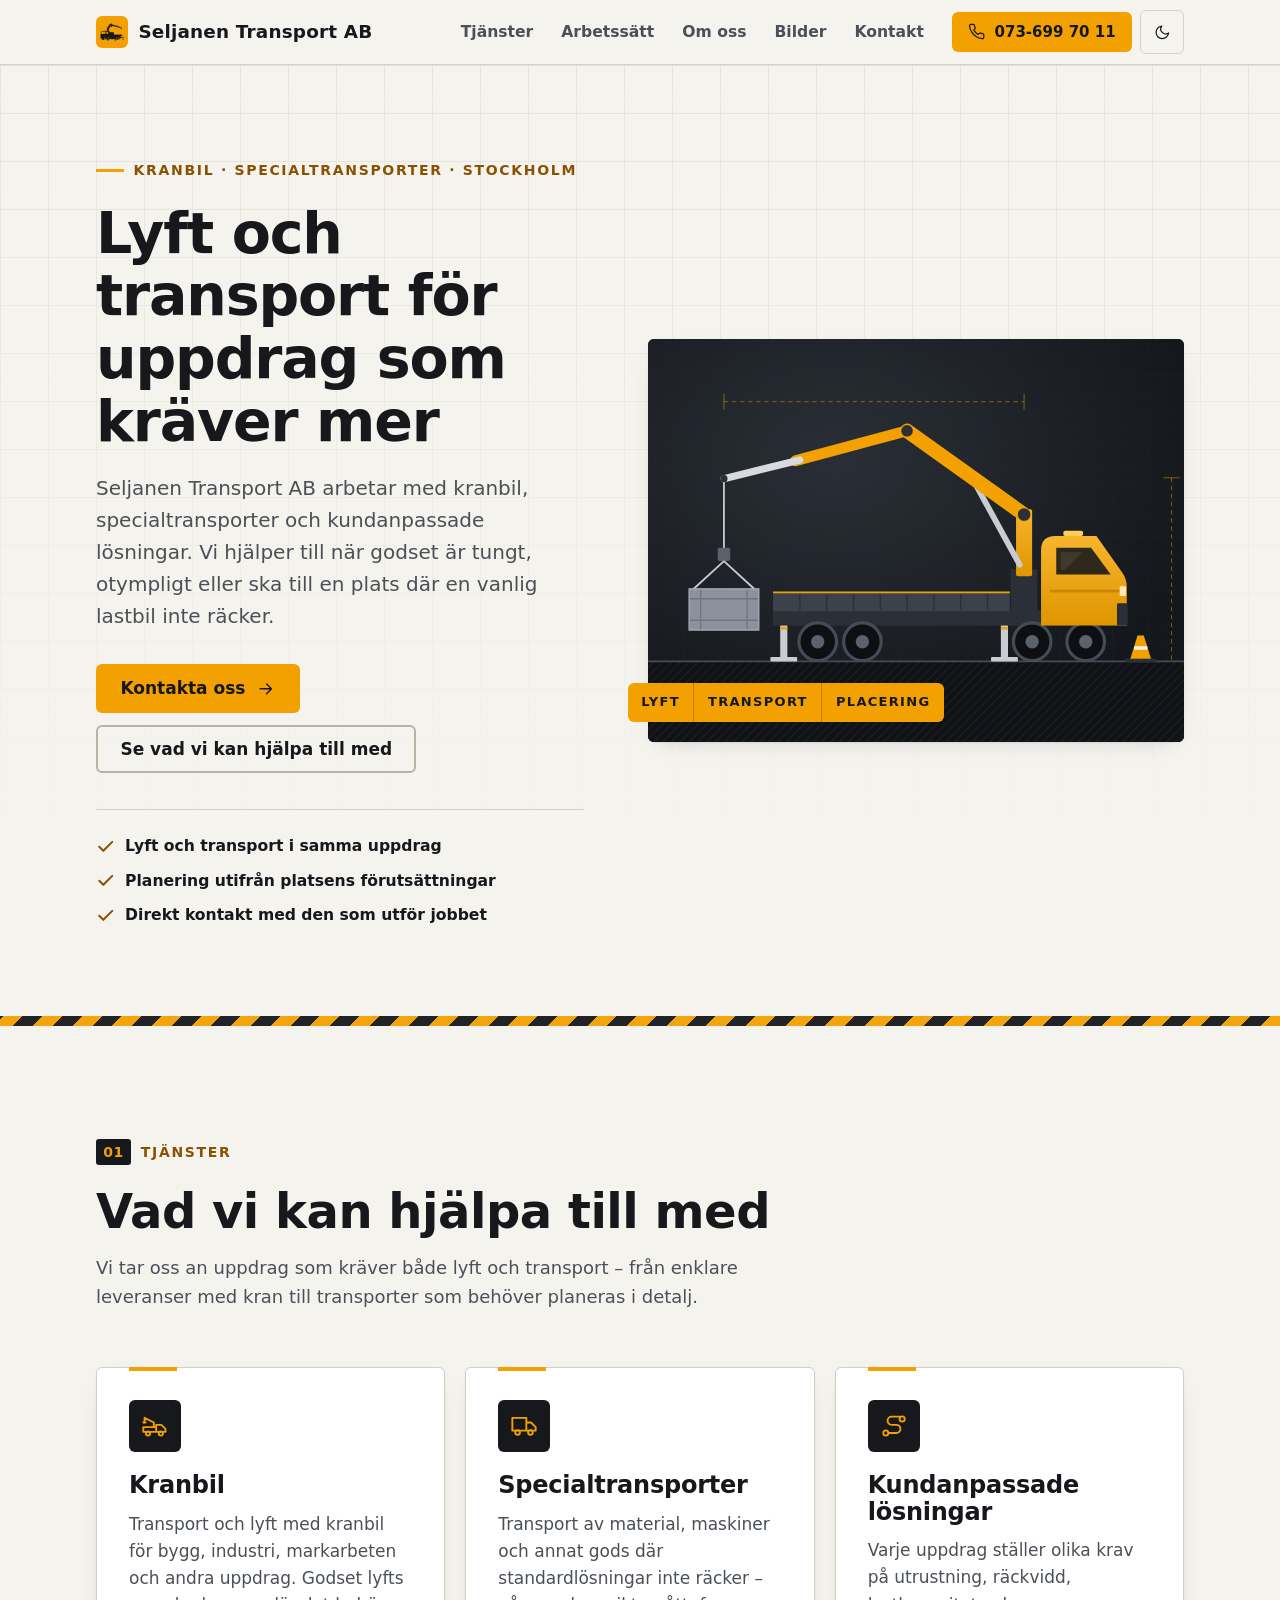
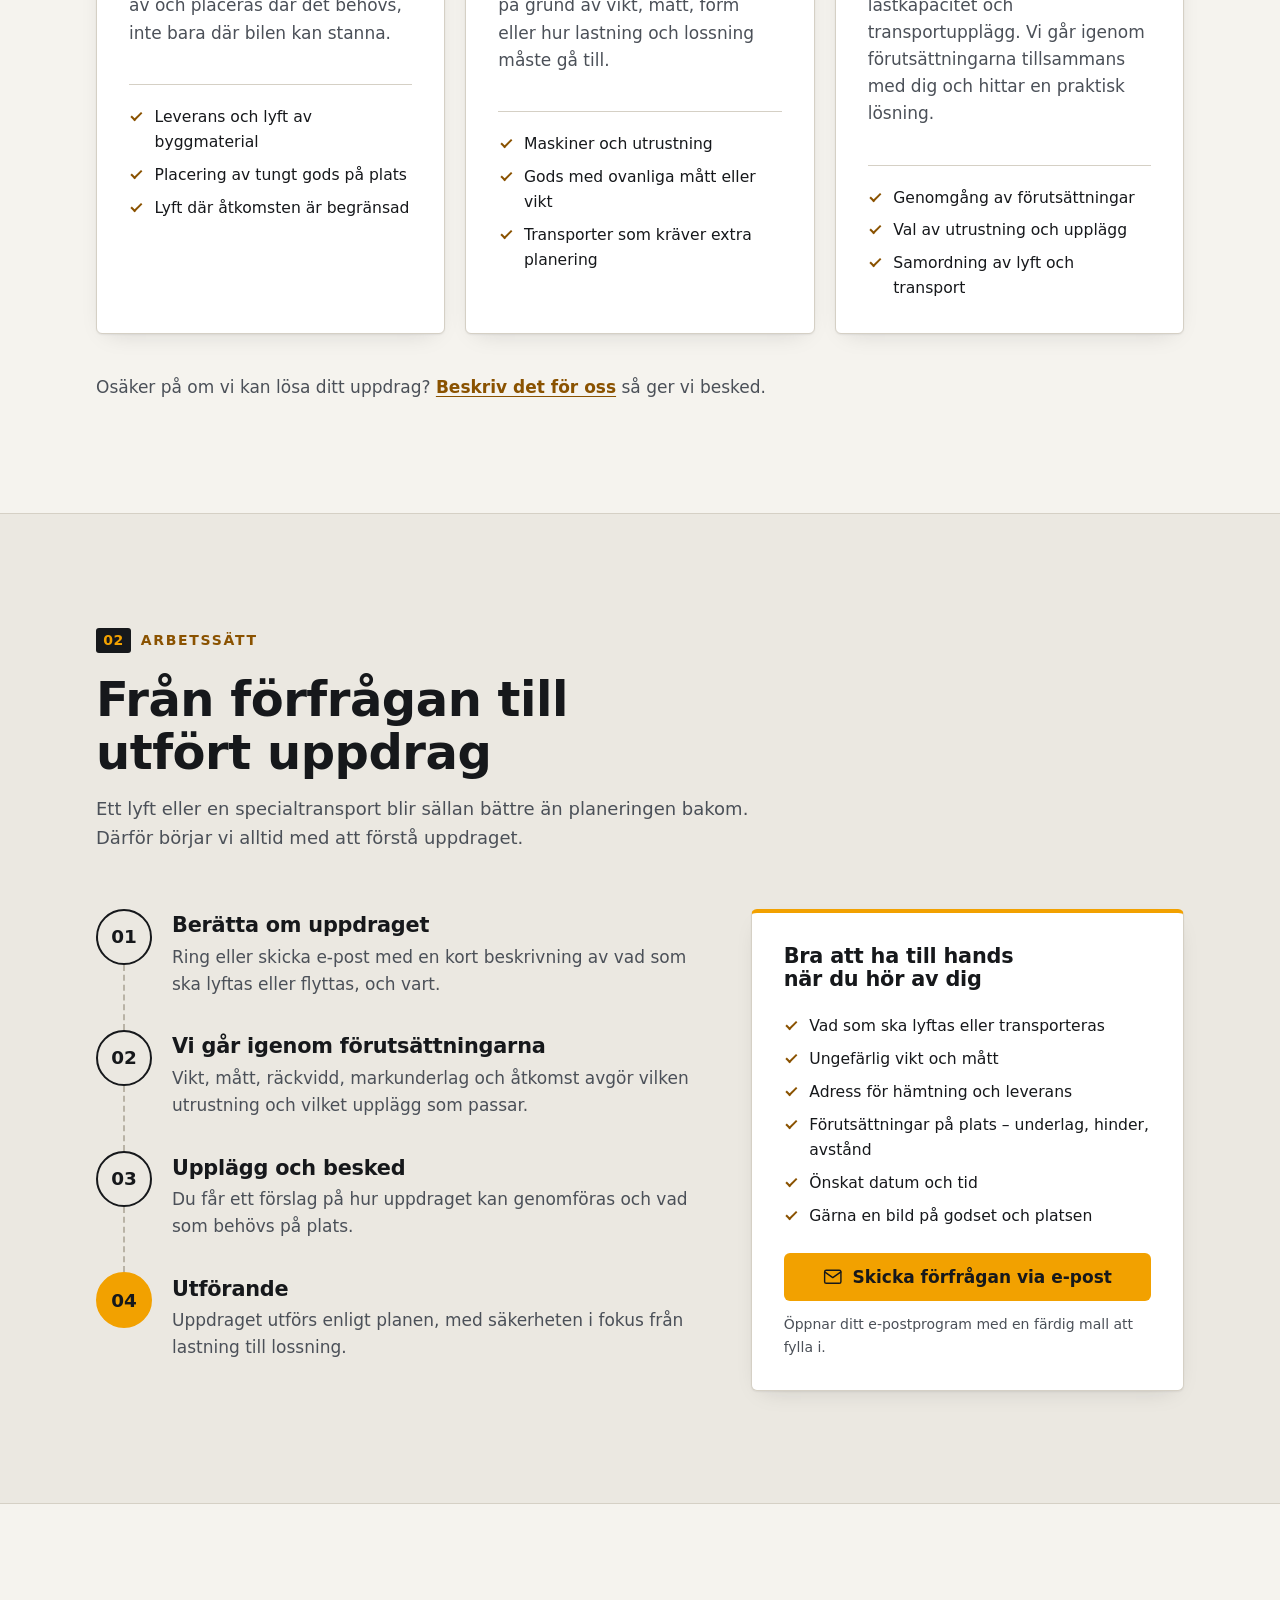
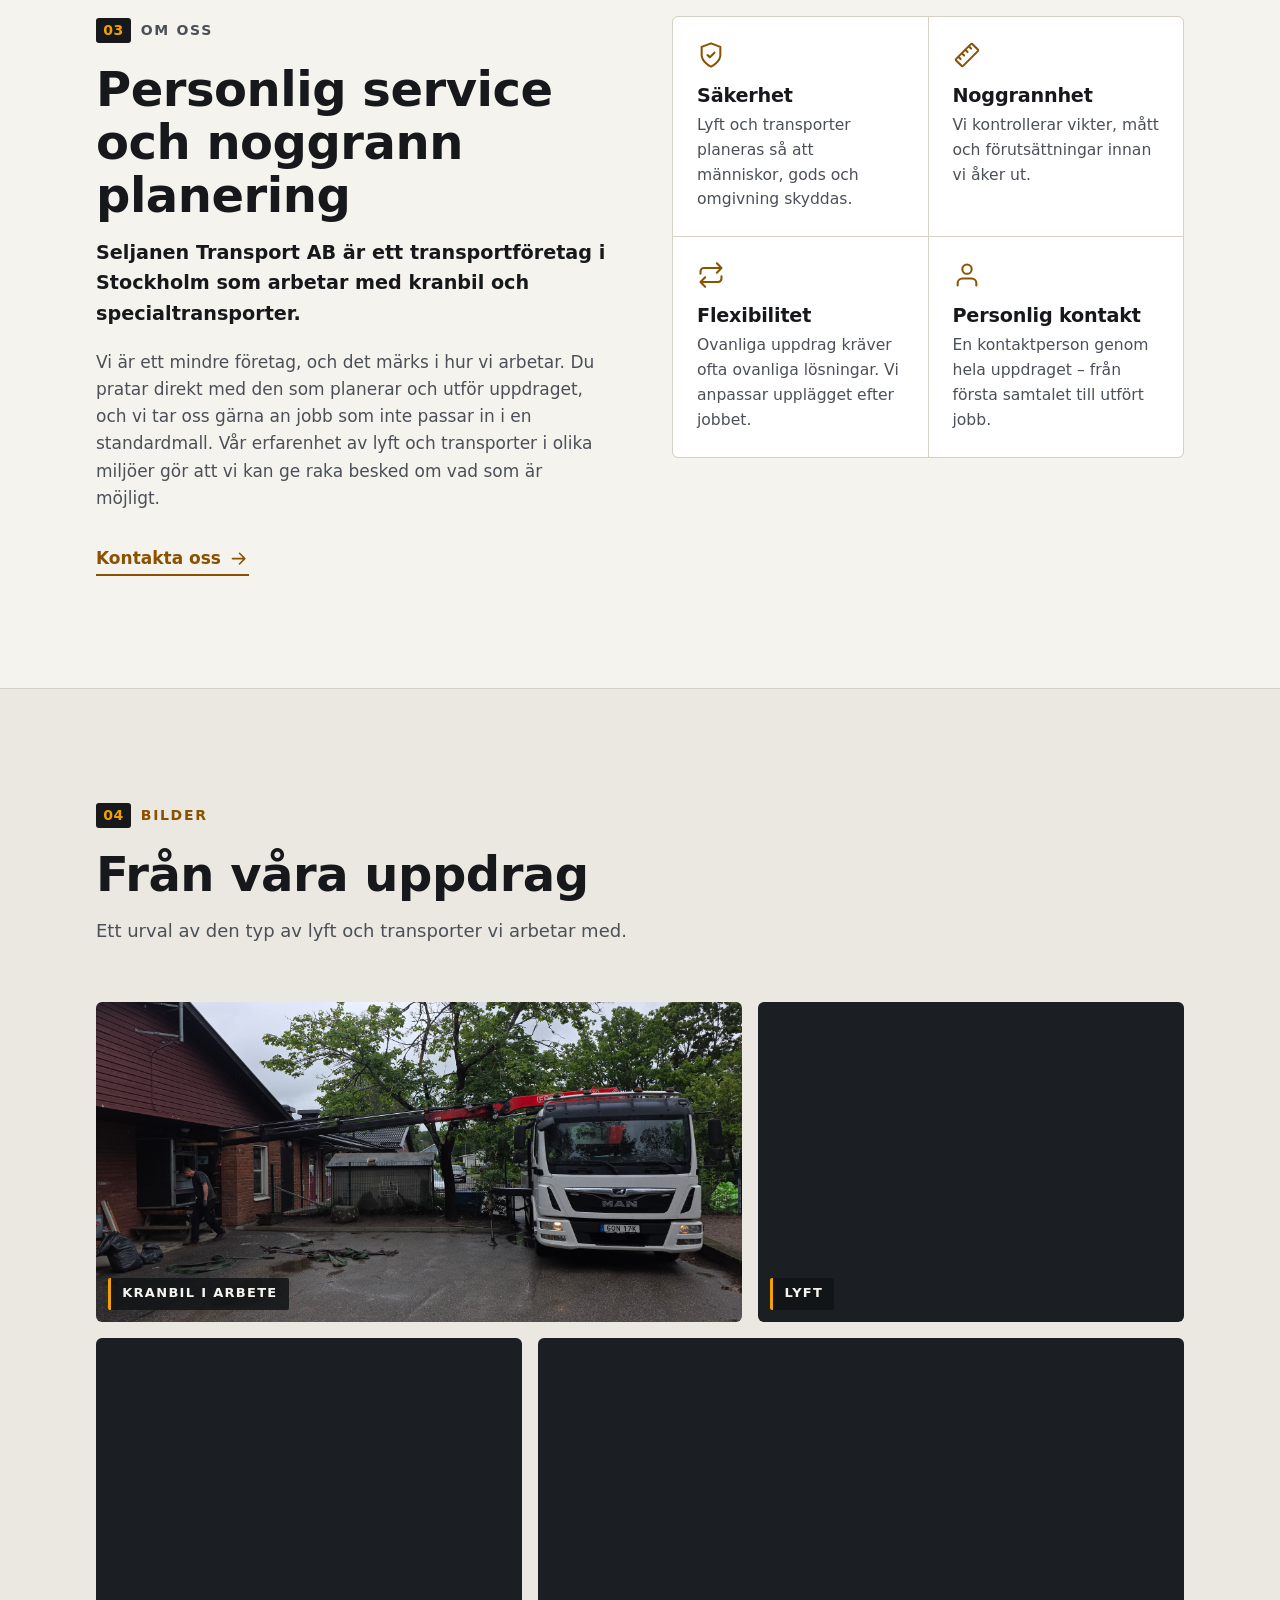
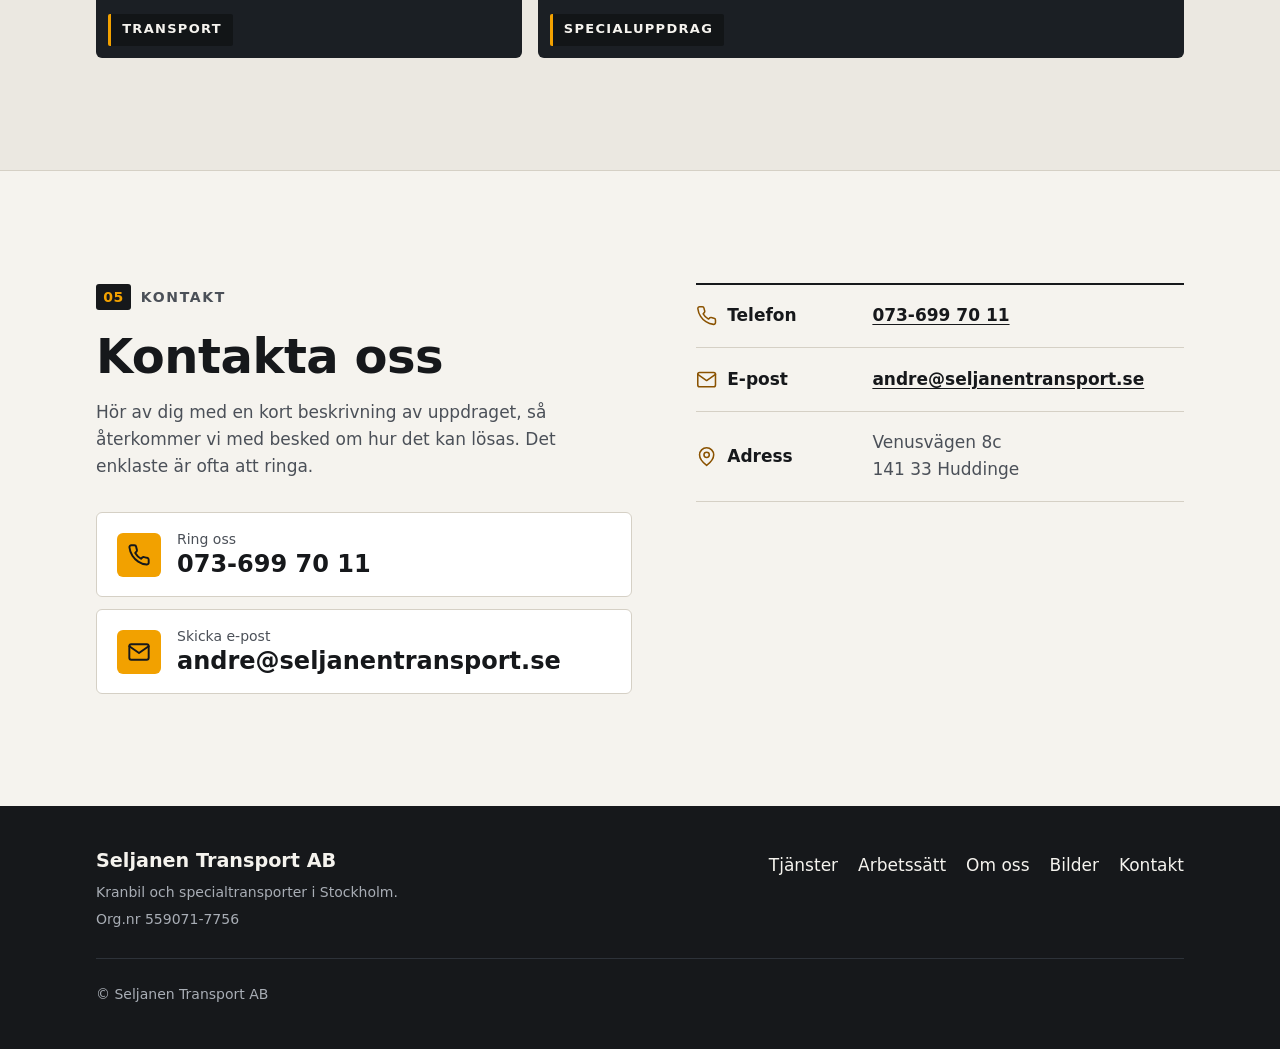
<file: index.html>
<!doctype html>
<html lang="sv">
<head>
  <meta charset="utf-8">
  <meta name="viewport" content="width=device-width, initial-scale=1">

  <!--
    SEO: byt ut alla [platshållare] innan publicering. Se README.md.
    Canonical, og:url, og:image och twitter:image måste vara absoluta URL:er.
  -->
  <title>Kranbil och specialtransporter i Stockholm | Seljanen Transport AB</title>
  <meta name="description" content="Seljanen Transport AB utför lyft och transporter med kranbil samt specialtransporter i Stockholm. Vi hjälper till med uppdrag där en vanlig lastbil inte räcker.">
  <link rel="canonical" href="https://seljanentransport.se/">
  <meta name="robots" content="index, follow">
  <meta name="theme-color" content="#f5f3ee" media="(prefers-color-scheme: light)">
  <meta name="theme-color" content="#111316" media="(prefers-color-scheme: dark)">
  <meta name="color-scheme" content="light dark">

  <!-- Open Graph -->
  <meta property="og:type" content="website">
  <meta property="og:locale" content="sv_SE">
  <meta property="og:site_name" content="Seljanen Transport AB">
  <meta property="og:title" content="Kranbil och specialtransporter i Stockholm | Seljanen Transport AB">
  <meta property="og:description" content="Lyft och transport med kranbil, specialtransporter och kundanpassade lösningar för uppdrag som kräver mer än en vanlig lastbil.">
  <meta property="og:url" content="https://seljanentransport.se/">
  <meta property="og:image" content="https://seljanentransport.se/assets/images/og-image.png">
  <meta property="og:image:width" content="1200">
  <meta property="og:image:height" content="630">
  <meta property="og:image:alt" content="Kranbil som lyfter en last – Seljanen Transport AB">

  <!-- Twitter / X -->
  <meta name="twitter:card" content="summary_large_image">
  <meta name="twitter:title" content="Kranbil och specialtransporter i Stockholm | Seljanen Transport AB">
  <meta name="twitter:description" content="Lyft och transport med kranbil, specialtransporter och kundanpassade lösningar.">
  <meta name="twitter:image" content="https://seljanentransport.se/assets/images/og-image.png">

  <!-- Ikoner och manifest (relativa sökvägar – fungerar även under /repo-namn/) -->
  <!-- Favicon: PNG-reserver för ljust/mörkt läge, SVG:n byter själv färg via prefers-color-scheme -->
  <link rel="icon" href="assets/icons/icon-192.png" sizes="32x32" type="image/png" media="(prefers-color-scheme: light)">
  <link rel="icon" href="assets/icons/favicon-32-dark.png" sizes="32x32" type="image/png" media="(prefers-color-scheme: dark)">
  <link rel="icon" href="assets/icons/favicon.svg" type="image/svg+xml">
  <link rel="apple-touch-icon" href="assets/icons/apple-touch-icon.png">
  <link rel="manifest" href="site.webmanifest">

  <!-- Sätter färgtema innan sidan ritas för att undvika blink -->
  <script>
    (function () {
      var d = document.documentElement, t = null;
      d.classList.add('js');
      try { t = localStorage.getItem('theme'); } catch (e) {}
      if (t !== 'light' && t !== 'dark') {
        t = window.matchMedia('(prefers-color-scheme: dark)').matches ? 'dark' : 'light';
      }
      d.setAttribute('data-theme', t);
    })();
  </script>

  <link rel="preload" href="assets/images/hero.svg" as="image">
  <link rel="stylesheet" href="css/styles.css">
  <script type="module" src="js/main.js"></script>

  <!-- Strukturerad data. Ersätt platshållarna; ta bort fält som inte används. -->
  <script type="application/ld+json">
  {
    "@context": "https://schema.org",
    "@type": "LocalBusiness",
    "@id": "https://seljanentransport.se/#foretag",
    "name": "Seljanen Transport AB",
    "description": "Lyft och transport med kranbil, specialtransporter och kundanpassade transportlösningar.",
    "url": "https://seljanentransport.se/",
    "image": "https://seljanentransport.se/assets/images/og-image.png",
    "logo": "https://seljanentransport.se/assets/icons/icon-512.png",
    "telephone": "+46736997011",
    "email": "andre@seljanentransport.se",
    "address": {
      "@type": "PostalAddress",
      "streetAddress": "Venusvägen 8c",
      "postalCode": "141 33",
      "addressLocality": "Huddinge",
      "addressRegion": "Stockholms län",
      "addressCountry": "SE"
    },
    "areaServed": "Stockholm",
    "legalName": "Seljanen Transport AB",
    "taxID": "559071-7756",
    "makesOffer": [
      { "@type": "Offer", "itemOffered": { "@type": "Service", "name": "Kranbil", "description": "Lyft och transport med kranbil för bygg, industri, markarbeten och andra uppdrag." } },
      { "@type": "Offer", "itemOffered": { "@type": "Service", "name": "Specialtransporter", "description": "Transport av material, maskiner och gods där standardlösningar inte räcker." } },
      { "@type": "Offer", "itemOffered": { "@type": "Service", "name": "Kundanpassade transportlösningar", "description": "Planering av utrustning, räckvidd och transportupplägg utifrån uppdragets förutsättningar." } }
    ]
  }
  </script>
</head>
<body>
  <!-- Ikonbibliotek (återanvänds med <use>) -->
  <svg class="sprite" aria-hidden="true" focusable="false" xmlns="http://www.w3.org/2000/svg">
    <symbol id="i-crane" viewBox="0 0 24 24"><path d="M2 17v-4h11v4M13 17v-6h4.5l3.5 3.5V17M2 17h19M11 13V9L3 5M3 5v4M2 9h2"/><circle cx="6" cy="18.5" r="1.8"/><circle cx="17" cy="18.5" r="1.8"/></symbol>
    <symbol id="i-truck" viewBox="0 0 24 24"><path d="M2 5h12v11H2zM14 9h4l4 4v3h-8"/><circle cx="6.5" cy="17.5" r="2"/><circle cx="17.5" cy="17.5" r="2"/></symbol>
    <symbol id="i-route" viewBox="0 0 24 24"><circle cx="5" cy="18" r="2.2"/><circle cx="19" cy="6" r="2.2"/><path d="M7.2 18H14a3.5 3.5 0 0 0 0-7h-4a3.5 3.5 0 0 1 0-7h6.8"/></symbol>
    <symbol id="i-phone" viewBox="0 0 24 24"><path d="M22 16.9v3a2 2 0 0 1-2.2 2 19.8 19.8 0 0 1-8.6-3.1 19.5 19.5 0 0 1-6-6A19.8 19.8 0 0 1 2.1 4.2 2 2 0 0 1 4.1 2h3a2 2 0 0 1 2 1.7c.1 1 .4 1.9.7 2.8a2 2 0 0 1-.5 2.1L8.1 9.9a16 16 0 0 0 6 6l1.3-1.3a2 2 0 0 1 2.1-.4c.9.3 1.8.6 2.8.7a2 2 0 0 1 1.7 2z"/></symbol>
    <symbol id="i-mail" viewBox="0 0 24 24"><rect x="2" y="4" width="20" height="16" rx="2"/><path d="m22 6-10 7L2 6"/></symbol>
    <symbol id="i-pin" viewBox="0 0 24 24"><path d="M20 10c0 6-8 12-8 12s-8-6-8-12a8 8 0 0 1 16 0z"/><circle cx="12" cy="10" r="3"/></symbol>
    <symbol id="i-sun" viewBox="0 0 24 24"><circle cx="12" cy="12" r="4"/><path d="M12 2v2M12 20v2M4.9 4.9l1.4 1.4M17.7 17.7l1.4 1.4M2 12h2M20 12h2M6.3 17.7l-1.4 1.4M19.1 4.9l-1.4 1.4"/></symbol>
    <symbol id="i-moon" viewBox="0 0 24 24"><path d="M21 12.8A9 9 0 1 1 11.2 3 7 7 0 0 0 21 12.8z"/></symbol>
    <symbol id="i-menu" viewBox="0 0 24 24"><path d="M4 7h16M4 12h16M4 17h16"/></symbol>
    <symbol id="i-close" viewBox="0 0 24 24"><path d="M6 6l12 12M18 6 6 18"/></symbol>
    <symbol id="i-arrow" viewBox="0 0 24 24"><path d="M5 12h14M13 6l6 6-6 6"/></symbol>
    <symbol id="i-check" viewBox="0 0 24 24"><path d="M20 6 9 17l-5-5"/></symbol>
    <symbol id="i-shield" viewBox="0 0 24 24"><path d="M12 22s8-4 8-10V5l-8-3-8 3v7c0 6 8 10 8 10z"/><path d="m9 12 2 2 4-4"/></symbol>
    <symbol id="i-ruler" viewBox="0 0 24 24"><path d="M21.3 8.7 8.7 21.3a1 1 0 0 1-1.4 0l-4.6-4.6a1 1 0 0 1 0-1.4L15.3 2.7a1 1 0 0 1 1.4 0l4.6 4.6a1 1 0 0 1 0 1.4zM7.5 10.5l2 2M10.5 7.5l2 2M13.5 4.5l2 2M4.5 13.5l2 2"/></symbol>
    <symbol id="i-flex" viewBox="0 0 24 24"><path d="m17 2 4 4-4 4M3 11V9a3 3 0 0 1 3-3h15M7 22l-4-4 4-4M21 13v2a3 3 0 0 1-3 3H3"/></symbol>
    <symbol id="i-user" viewBox="0 0 24 24"><path d="M20 21v-2a4 4 0 0 0-4-4H8a4 4 0 0 0-4 4v2"/><circle cx="12" cy="7" r="4"/></symbol>
  </svg>

  <a class="skip-link" href="#innehall">Hoppa till innehållet</a>

  <header class="site-header">
    <div class="container header-inner">
      <a class="brand" href="#top" aria-label="Seljanen Transport AB – till början av sidan">
        <!-- <svg class="brand-mark" viewBox="0 0 32 32" aria-hidden="true" focusable="false"><rect width="32" height="32" rx="6"/><path d="M9 8h14M16 8v10a4 4 0 1 1-4 4"/></svg> -->
        <img src="assets/icons/icon-192.png" alt="Seljanen Transport AB logotyp" width="32" height="32" style="border-radius: var(--radius);">
        <span class="brand-name">Seljanen Transport AB</span>
      </a>

      <nav class="site-nav" id="huvudmeny" aria-label="Huvudmeny">
        <ul>
          <li><a href="#tjanster">Tjänster</a></li>
          <li><a href="#arbetssatt">Arbetssätt</a></li>
          <li><a href="#om-oss">Om oss</a></li>
          <li><a href="#bilder">Bilder</a></li>
          <li><a href="#kontakt">Kontakt</a></li>
        </ul>
      </nav>

      <div class="header-actions">
        <a class="btn btn-small btn-primary header-call" href="tel:+46736997011">
          <svg class="icon" aria-hidden="true"><use href="#i-phone"/></svg>
          <span>073-699 70 11</span>
        </a>
        <button class="icon-btn theme-toggle" type="button" aria-label="Byt färgtema">
          <svg class="icon icon-sun" aria-hidden="true"><use href="#i-sun"/></svg>
          <svg class="icon icon-moon" aria-hidden="true"><use href="#i-moon"/></svg>
        </button>
        <button class="icon-btn nav-toggle" type="button" aria-expanded="false" aria-controls="huvudmeny" aria-label="Öppna meny">
          <svg class="icon icon-menu" aria-hidden="true"><use href="#i-menu"/></svg>
          <svg class="icon icon-close" aria-hidden="true"><use href="#i-close"/></svg>
        </button>
      </div>
    </div>
  </header>

  <main id="innehall">
    <!-- HERO -->
    <section class="hero" id="top" aria-labelledby="hero-rubrik">
      <div class="container hero-grid">
        <div class="hero-text">
          <p class="eyebrow">Kranbil · Specialtransporter · Stockholm</p>
          <h1 id="hero-rubrik">Lyft och transport för uppdrag som kräver mer</h1>
          <p class="lead">
            Seljanen Transport AB arbetar med kranbil, specialtransporter och kundanpassade lösningar.
            Vi hjälper till när godset är tungt, otympligt eller ska till en plats där en vanlig lastbil inte räcker.
          </p>
          <div class="hero-actions">
            <a class="btn btn-primary" href="#kontakt">
              Kontakta oss
              <svg class="icon" aria-hidden="true"><use href="#i-arrow"/></svg>
            </a>
            <a class="btn btn-ghost" href="#tjanster">Se vad vi kan hjälpa till med</a>
          </div>
          <ul class="hero-points" aria-label="I korthet">
            <li><svg class="icon" aria-hidden="true"><use href="#i-check"/></svg>Lyft och transport i samma uppdrag</li>
            <li><svg class="icon" aria-hidden="true"><use href="#i-check"/></svg>Planering utifrån platsens förutsättningar</li>
            <li><svg class="icon" aria-hidden="true"><use href="#i-check"/></svg>Direkt kontakt med den som utför jobbet</li>
          </ul>
        </div>

        <figure class="hero-media">
          <!-- Byt till företagets egen bild: lägg t.ex. hero.webp + hero.jpg i assets/images/ (se README). -->
          <picture>
            <img src="assets/images/hero.svg" width="1200" height="900"
                 alt="Kranbil med utfälld kran som lyfter en last bakom lastbilen"
                 fetchpriority="high" decoding="async">
          </picture>
          <figcaption class="plate" aria-hidden="true">
            <span>Lyft</span><span>Transport</span><span>Placering</span>
          </figcaption>
        </figure>
      </div>
    </section>

    <div class="stripe" aria-hidden="true"></div>

    <!-- TJÄNSTER -->
    <section class="section" id="tjanster" aria-labelledby="tjanster-rubrik">
      <div class="container">
        <header class="section-head">
          <p class="section-index"><span>01</span> Tjänster</p>
          <h2 id="tjanster-rubrik">Vad vi kan hjälpa till med</h2>
          <p class="section-intro">
            Vi tar oss an uppdrag som kräver både lyft och transport – från enklare leveranser med kran
            till transporter som behöver planeras i detalj.
          </p>
        </header>

        <div class="cards">
          <article class="card">
            <div class="card-icon"><svg class="icon" aria-hidden="true"><use href="#i-crane"/></svg></div>
            <h3>Kranbil</h3>
            <p>Transport och lyft med kranbil för bygg, industri, markarbeten och andra uppdrag. Godset lyfts av och placeras där det behövs, inte bara där bilen kan stanna.</p>
            <ul class="checklist">
              <li>Leverans och lyft av byggmaterial</li>
              <li>Placering av tungt gods på plats</li>
              <li>Lyft där åtkomsten är begränsad</li>
            </ul>
          </article>

          <article class="card">
            <div class="card-icon"><svg class="icon" aria-hidden="true"><use href="#i-truck"/></svg></div>
            <h3>Specialtransporter</h3>
            <p>Transport av material, maskiner och annat gods där standardlösningar inte räcker – på grund av vikt, mått, form eller hur lastning och lossning måste gå till.</p>
            <ul class="checklist">
              <li>Maskiner och utrustning</li>
              <li>Gods med ovanliga mått eller vikt</li>
              <li>Transporter som kräver extra planering</li>
            </ul>
          </article>

          <article class="card">
            <div class="card-icon"><svg class="icon" aria-hidden="true"><use href="#i-route"/></svg></div>
            <h3>Kundanpassade lösningar</h3>
            <p>Varje uppdrag ställer olika krav på utrustning, räckvidd, lastkapacitet och transportupplägg. Vi går igenom förutsättningarna tillsammans med dig och hittar en praktisk lösning.</p>
            <ul class="checklist">
              <li>Genomgång av förutsättningar</li>
              <li>Val av utrustning och upplägg</li>
              <li>Samordning av lyft och transport</li>
            </ul>
          </article>
        </div>

        <p class="section-cta">
          Osäker på om vi kan lösa ditt uppdrag? <a href="#kontakt">Beskriv det för oss</a> så ger vi besked.
        </p>
      </div>
    </section>

    <!-- ARBETSSÄTT -->
    <section class="section section-alt" id="arbetssatt" aria-labelledby="arbetssatt-rubrik">
      <div class="container">
        <header class="section-head">
          <p class="section-index"><span>02</span> Arbetssätt</p>
          <h2 id="arbetssatt-rubrik">Från förfrågan till utfört uppdrag</h2>
          <p class="section-intro">
            Ett lyft eller en specialtransport blir sällan bättre än planeringen bakom. Därför börjar
            vi alltid med att förstå uppdraget.
          </p>
        </header>

        <div class="process-grid">
          <ol class="steps">
            <li>
              <h3>Berätta om uppdraget</h3>
              <p>Ring eller skicka e-post med en kort beskrivning av vad som ska lyftas eller flyttas, och vart.</p>
            </li>
            <li>
              <h3>Vi går igenom förutsättningarna</h3>
              <p>Vikt, mått, räckvidd, markunderlag och åtkomst avgör vilken utrustning och vilket upplägg som passar.</p>
            </li>
            <li>
              <h3>Upplägg och besked</h3>
              <p>Du får ett förslag på hur uppdraget kan genomföras och vad som behövs på plats.</p>
            </li>
            <li>
              <h3>Utförande</h3>
              <p>Uppdraget utförs enligt planen, med säkerheten i fokus från lastning till lossning.</p>
            </li>
          </ol>

          <aside class="prep-card" aria-labelledby="forbered-rubrik">
            <h3 id="forbered-rubrik">Bra att ha till hands när du hör av dig</h3>
            <ul class="checklist">
              <li>Vad som ska lyftas eller transporteras</li>
              <li>Ungefärlig vikt och mått</li>
              <li>Adress för hämtning och leverans</li>
              <li>Förutsättningar på plats – underlag, hinder, avstånd</li>
              <li>Önskat datum och tid</li>
              <li>Gärna en bild på godset och platsen</li>
            </ul>
            <a class="btn btn-primary btn-block" href="mailto:andre@seljanentransport.se?subject=F%C3%B6rfr%C3%A5gan%20om%20uppdrag&amp;body=Hej%21%0D%0A%0D%0AJag%20vill%20ha%20hj%C3%A4lp%20med%20ett%20uppdrag.%0D%0A%0D%0AVad%20ska%20lyftas%20eller%20transporteras%3A%0D%0AUngef%C3%A4rlig%20vikt%20och%20m%C3%A5tt%3A%0D%0AH%C3%A4mtadress%3A%0D%0ALeveransadress%3A%0D%0AF%C3%B6ruts%C3%A4ttningar%20p%C3%A5%20plats%20%28underlag%2C%20hinder%2C%20avst%C3%A5nd%29%3A%0D%0A%C3%96nskat%20datum%20och%20tid%3A%0D%0A%0D%0ANamn%3A%0D%0ATelefon%3A%0D%0A">
              <svg class="icon" aria-hidden="true"><use href="#i-mail"/></svg>
              Skicka förfrågan via e-post
            </a>
            <p class="small muted">Öppnar ditt e-postprogram med en färdig mall att fylla i.</p>
          </aside>
        </div>
      </div>
    </section>

    <!-- OM OSS -->
    <section class="section" id="om-oss" aria-labelledby="om-rubrik">
      <div class="container about-grid">
        <div class="about-text">
          <p class="section-index"><span>03</span> Om oss</p>
          <h2 id="om-rubrik">Personlig service och noggrann planering</h2>
          <p class="lead-sm">
            Seljanen Transport AB är ett transportföretag i Stockholm som arbetar med kranbil och specialtransporter.
          </p>
          <p>
            Vi är ett mindre företag, och det märks i hur vi arbetar. Du pratar direkt med den som planerar och
            utför uppdraget, och vi tar oss gärna an jobb som inte passar in i en standardmall. Vår erfarenhet
            av lyft och transporter i olika miljöer gör att vi kan ge raka besked om vad som är möjligt.
          </p>
          <a class="text-link" href="#kontakt">Kontakta oss <svg class="icon" aria-hidden="true"><use href="#i-arrow"/></svg></a>
        </div>

        <ul class="values" aria-label="Det vi prioriterar">
          <li>
            <svg class="icon" aria-hidden="true"><use href="#i-shield"/></svg>
            <h3>Säkerhet</h3>
            <p>Lyft och transporter planeras så att människor, gods och omgivning skyddas.</p>
          </li>
          <li>
            <svg class="icon" aria-hidden="true"><use href="#i-ruler"/></svg>
            <h3>Noggrannhet</h3>
            <p>Vi kontrollerar vikter, mått och förutsättningar innan vi åker ut.</p>
          </li>
          <li>
            <svg class="icon" aria-hidden="true"><use href="#i-flex"/></svg>
            <h3>Flexibilitet</h3>
            <p>Ovanliga uppdrag kräver ofta ovanliga lösningar. Vi anpassar upplägget efter jobbet.</p>
          </li>
          <li>
            <svg class="icon" aria-hidden="true"><use href="#i-user"/></svg>
            <h3>Personlig kontakt</h3>
            <p>En kontaktperson genom hela uppdraget – från första samtalet till utfört jobb.</p>
          </li>
        </ul>
      </div>
    </section>

    <!-- BILDER -->
    <section class="section section-alt" id="bilder" aria-labelledby="bilder-rubrik">
      <div class="container">
        <header class="section-head">
          <p class="section-index"><span>04</span> Bilder</p>
          <h2 id="bilder-rubrik">Från våra uppdrag</h2>
          <p class="section-intro">Ett urval av den typ av lyft och transporter vi arbetar med.</p>
        </header>

        <!-- Byt bilderna i assets/images/ och uppdatera alt-texterna (se README). -->
        <div class="gallery">
          <figure class="gallery-item gallery-item-wide">
            <img src="assets/images/20250708_090933.jpg" width="1200" height="800" loading="lazy" decoding="async"
                 alt="Kranbil som står uppställd med stödben utfällda under ett lyft">
            <figcaption>Kranbil i arbete</figcaption>
          </figure>
          <figure class="gallery-item">
            <img src="assets/images/20250930_072434.jpg" width="1200" height="800" loading="lazy" decoding="async"
                 alt="Last som hänger i kranens krok under ett lyft">
            <figcaption>Lyft</figcaption>
          </figure>
          <figure class="gallery-item">
            <img src="assets/images/20260831_135407.jpg" width="1200" height="800" loading="lazy" decoding="async"
                 alt="Lastbil med gods fastspänt på flaket under transport">
            <figcaption>Transport</figcaption>
          </figure>
          <figure class="gallery-item gallery-item-wide">
            <img src="assets/images/20260702_081805.jpg" width="1200" height="800" loading="lazy" decoding="async"
                 alt="Maskin lastad på släp för en specialtransport">
            <figcaption>Specialuppdrag</figcaption>
          </figure>
        </div>
      </div>
    </section>

    <!-- KONTAKT -->
    <section class="section contact" id="kontakt" aria-labelledby="kontakt-rubrik">
      <div class="container contact-grid">
        <div class="contact-intro">
          <p class="section-index"><span>05</span> Kontakt</p>
          <h2 id="kontakt-rubrik">Kontakta oss</h2>
          <p>
            Hör av dig med en kort beskrivning av uppdraget, så återkommer vi med besked om hur det kan lösas.
            Det enklaste är ofta att ringa.
          </p>
          <div class="contact-primary">
            <a class="contact-big" href="tel:+46736997011">
              <svg class="icon" aria-hidden="true"><use href="#i-phone"/></svg>
              <span><small>Ring oss</small>073-699 70 11</span>
            </a>
            <a class="contact-big" href="mailto:andre@seljanentransport.se">
              <svg class="icon" aria-hidden="true"><use href="#i-mail"/></svg>
              <span><small>Skicka e-post</small>andre@seljanentransport.se</span>
            </a>
          </div>
        </div>

        <dl class="contact-details">
          <div>
            <dt><svg class="icon" aria-hidden="true"><use href="#i-phone"/></svg>Telefon</dt>
            <dd><a href="tel:+46736997011">073-699 70 11</a></dd>
          </div>
          <div>
            <dt><svg class="icon" aria-hidden="true"><use href="#i-mail"/></svg>E-post</dt>
            <dd><a href="mailto:andre@seljanentransport.se">andre@seljanentransport.se</a></dd>
          </div>
          <div>
            <dt><svg class="icon" aria-hidden="true"><use href="#i-pin"/></svg>Adress</dt>
            <dd><address>Venusvägen 8c<br>141 33 Huddinge</address></dd>
          </div>
        </dl>
      </div>
    </section>
  </main>

  <footer class="site-footer">
    <div class="container footer-inner">
      <div>
        <p class="footer-brand">Seljanen Transport AB</p>
        <p class="muted small">Kranbil och specialtransporter i Stockholm.</p>
        <p class="muted small">Org.nr 559071-7756</p>
      </div>
      <nav aria-label="Sidfot">
        <ul class="footer-links">
          <li><a href="#tjanster">Tjänster</a></li>
          <li><a href="#arbetssatt">Arbetssätt</a></li>
          <li><a href="#om-oss">Om oss</a></li>
          <li><a href="#bilder">Bilder</a></li>
          <li><a href="#kontakt">Kontakt</a></li>
        </ul>
      </nav>
      <p class="muted small footer-copy">© Seljanen Transport AB</p>
    </div>
  </footer>

  <!-- Snabbkontakt på mobil -->
  <nav class="mobile-bar" aria-label="Snabbkontakt">
    <a class="btn btn-primary" href="tel:+46736997011">
      <svg class="icon" aria-hidden="true"><use href="#i-phone"/></svg>Ring
    </a>
    <a class="btn btn-ghost" href="mailto:andre@seljanentransport.se">
      <svg class="icon" aria-hidden="true"><use href="#i-mail"/></svg>E-post
    </a>
  </nav>
</body>
</html>
</file>
<file: css/styles.css>
/* =========================================================
   [Företagsnamn] – stilmall
   Färgerna styrs av custom properties nedan. Ändra dem för
   att byta profilfärger (se README, "Ändra färger").
   ========================================================= */

/* ---------- Färgtema: ljust (standard) ---------- */
:root {
  --bg: #f5f3ee;
  --bg-alt: #ebe8e1;
  --surface: #ffffff;
  --text: #16181b;
  --text-muted: #4b5058;
  --border: #d5d0c5;
  --border-strong: #b9b3a6;

  --accent: #f2a100;         /* signalgul – används som yta */
  --accent-hover: #ffb31f;
  --on-accent: #16181b;      /* text på accentfärgen */
  --accent-text: #8a5200;    /* accent som textfärg, klarar kontrastkrav */

  --ink: #16181b;            /* mörka ytor, t.ex. ikonplattor */
  --on-ink: #f5f3ee;

  --header-bg: rgb(245 243 238 / 0.88);
  --shadow: 0 1px 2px rgb(22 24 27 / 0.06), 0 8px 24px -12px rgb(22 24 27 / 0.18);
  --focus: #1a5fd0;

  color-scheme: light;
}

/* ---------- Färgtema: mörkt ---------- */
/* Används när användaren valt mörkt, eller när systemet är mörkt och JS saknas. */
:root[data-theme="dark"] {
  --bg: #111316;
  --bg-alt: #171a1e;
  --surface: #1c2025;
  --text: #ecebe6;
  --text-muted: #a8adb5;
  --border: #2d3239;
  --border-strong: #3d434b;
  --accent: #f5ad1b;
  --accent-hover: #ffc04a;
  --on-accent: #111316;
  --accent-text: #f5b42a;
  --ink: #0b0c0e;
  --on-ink: #ecebe6;
  --header-bg: rgb(17 19 22 / 0.86);
  --shadow: 0 1px 2px rgb(0 0 0 / 0.4), 0 12px 32px -16px rgb(0 0 0 / 0.7);
  --focus: #7fb0ff;
  color-scheme: dark;
}

@media (prefers-color-scheme: dark) {
  :root:not([data-theme]) {
    --bg: #111316;
    --bg-alt: #171a1e;
    --surface: #1c2025;
    --text: #ecebe6;
    --text-muted: #a8adb5;
    --border: #2d3239;
    --border-strong: #3d434b;
    --accent: #f5ad1b;
    --accent-hover: #ffc04a;
    --on-accent: #111316;
    --accent-text: #f5b42a;
    --ink: #0b0c0e;
    --on-ink: #ecebe6;
    --header-bg: rgb(17 19 22 / 0.86);
    --shadow: 0 1px 2px rgb(0 0 0 / 0.4), 0 12px 32px -16px rgb(0 0 0 / 0.7);
    --focus: #7fb0ff;
    color-scheme: dark;
  }
}

/* ---------- Typografi och mått ---------- */
:root {
  --font-body: system-ui, -apple-system, "Segoe UI", Roboto, "Helvetica Neue", Arial, sans-serif;
  --font-display: "Bahnschrift", "DIN Alternate", "Barlow Semi Condensed", "Roboto Condensed", "Arial Narrow", system-ui, sans-serif;

  --container: 72rem;
  --gutter: clamp(1rem, 4vw, 2rem);
  --section-y: clamp(4rem, 9vw, 7rem);
  --radius: 6px;
  --header-h: 4rem;
}

/* ---------- Grund ---------- */
*,
*::before,
*::after { box-sizing: border-box; }

html {
  -webkit-text-size-adjust: 100%;
  text-size-adjust: 100%;
}

body {
  margin: 0;
  background: var(--bg);
  color: var(--text);
  font-family: var(--font-body);
  font-size: 1.0625rem;
  line-height: 1.6;
  overflow-x: hidden;
  -webkit-font-smoothing: antialiased;
}

img, svg { display: block; max-width: 100%; }
img { height: auto; }

h1, h2, h3 {
  font-family: var(--font-display);
  line-height: 1.1;
  letter-spacing: -0.01em;
  margin: 0;
  text-wrap: balance;
}

p { margin: 0 0 1em; }
p:last-child { margin-bottom: 0; }

a { color: inherit; text-underline-offset: 0.2em; }

ul, ol { margin: 0; padding: 0; list-style: none; }

address { font-style: normal; }

.sprite { position: absolute; width: 0; height: 0; overflow: hidden; }

.icon {
  width: 1.25em;
  height: 1.25em;
  flex: none;
  fill: none;
  stroke: currentColor;
  stroke-width: 1.75;
  stroke-linecap: round;
  stroke-linejoin: round;
}

.container {
  width: 100%;
  max-width: var(--container);
  margin-inline: auto;
  padding-inline: var(--gutter);
}

.muted { color: var(--text-muted); }
.small { font-size: 0.875rem; }

/* ---------- Fokus och tillgänglighet ---------- */
:focus-visible {
  outline: 3px solid var(--focus);
  outline-offset: 3px;
  border-radius: 2px;
}

.skip-link {
  position: absolute;
  left: 1rem;
  top: -4rem;
  z-index: 100;
  padding: 0.75rem 1rem;
  background: var(--accent);
  color: var(--on-accent);
  font-weight: 700;
  border-radius: var(--radius);
  text-decoration: none;
}
.skip-link:focus { top: 1rem; }

[id] { scroll-margin-top: calc(var(--header-h) + 1rem); }

@media (prefers-reduced-motion: no-preference) {
  html { scroll-behavior: smooth; }
}

/* ---------- Knappar ---------- */
.btn {
  display: inline-flex;
  align-items: center;
  justify-content: center;
  gap: 0.6em;
  min-height: 3rem;
  padding: 0.75rem 1.4rem;
  border: 2px solid transparent;
  border-radius: var(--radius);
  font: inherit;
  font-weight: 650;
  line-height: 1.2;
  text-decoration: none;
  cursor: pointer;
  transition: background-color 0.15s, border-color 0.15s, color 0.15s, transform 0.15s;
}
.btn .icon { width: 1.15em; height: 1.15em; }

.btn-primary { background: var(--accent); color: var(--on-accent); }
.btn-primary:hover { background: var(--accent-hover); }

.btn-ghost { border-color: var(--border-strong); color: var(--text); background: transparent; }
.btn-ghost:hover { border-color: var(--text); }

.btn-small { min-height: 2.5rem; padding: 0.45rem 0.9rem; font-size: 0.9375rem; }
.btn-block { width: 100%; }

@media (prefers-reduced-motion: no-preference) {
  .btn:hover .icon:last-child:not(:first-child) { transform: translateX(3px); }
  .btn .icon { transition: transform 0.15s; }
}

.icon-btn {
  display: inline-grid;
  place-items: center;
  width: 2.75rem;
  height: 2.75rem;
  padding: 0;
  border: 1px solid var(--border);
  border-radius: var(--radius);
  background: transparent;
  color: var(--text);
  cursor: pointer;
}
.icon-btn:hover { border-color: var(--border-strong); background: var(--bg-alt); }

.text-link {
  display: inline-flex;
  align-items: center;
  gap: 0.4em;
  font-weight: 650;
  color: var(--accent-text);
  text-decoration: none;
  border-bottom: 2px solid currentColor;
  padding-bottom: 2px;
}
.text-link:hover { color: var(--text); }

/* ---------- Sidhuvud ---------- */
.site-header {
  position: sticky;
  top: 0;
  z-index: 50;
  background: var(--header-bg);
  border-bottom: 1px solid var(--border);
  -webkit-backdrop-filter: blur(10px);
  backdrop-filter: blur(10px);
}

.header-inner {
  display: flex;
  align-items: center;
  gap: 1rem;
  min-height: var(--header-h);
}

.brand {
  display: inline-flex;
  align-items: center;
  gap: 0.65rem;
  margin-right: auto;
  text-decoration: none;
  min-width: 0;
}
.brand-mark { width: 2rem; height: 2rem; flex: none; }
.brand-mark rect { fill: var(--accent); }
.brand-mark path { fill: none; stroke: var(--on-accent); stroke-width: 3; stroke-linecap: round; stroke-linejoin: round; }
.brand-name {
  font-family: var(--font-display);
  font-weight: 700;
  font-size: 1.15rem;
  letter-spacing: 0.01em;
  white-space: nowrap;
  overflow: hidden;
  text-overflow: ellipsis;
}

.site-nav ul { display: flex; gap: 0.25rem; }
.site-nav a {
  display: block;
  padding: 0.5rem 0.75rem;
  border-radius: var(--radius);
  font-weight: 550;
  font-size: 0.975rem;
  text-decoration: none;
  color: var(--text-muted);
}
.site-nav a:hover { color: var(--text); background: var(--bg-alt); }

.header-actions { display: flex; align-items: center; gap: 0.5rem; }

/* Temaknapp: visa månen i ljust läge, solen i mörkt */
.theme-toggle .icon-sun { display: none; }
:root[data-theme="dark"] .theme-toggle .icon-sun { display: block; }
:root[data-theme="dark"] .theme-toggle .icon-moon { display: none; }
/* Utan JS finns ingen knappfunktion */
html:not(.js) .theme-toggle,
html:not(.js) .nav-toggle { display: none; }

.nav-toggle { display: none; }
.nav-toggle .icon-close { display: none; }
.nav-open .nav-toggle .icon-close { display: block; }
.nav-open .nav-toggle .icon-menu { display: none; }

@media (max-width: 899.98px) {
  .js .nav-toggle { display: inline-grid; }

  .js .site-nav {
    position: absolute;
    top: 100%;
    left: 0;
    right: 0;
    display: none;
    background: var(--bg);
    border-bottom: 1px solid var(--border);
    box-shadow: var(--shadow);
  }
  .js .nav-open .site-nav { display: block; }

  .js .site-nav ul {
    flex-direction: column;
    gap: 0;
    padding: 0.5rem var(--gutter) 1rem;
  }
  .js .site-nav a {
    padding: 0.9rem 0.25rem;
    font-size: 1.0625rem;
    color: var(--text);
    border-bottom: 1px solid var(--border);
    border-radius: 0;
  }
  .js .site-nav li:last-child a { border-bottom: 0; }

  /* Utan JS: menyn ligger på egen rad och går att scrolla i sidled */
  html:not(.js) .header-inner { flex-wrap: wrap; }
  html:not(.js) .site-nav { order: 3; width: 100%; overflow-x: auto; }
}

@media (max-width: 639.98px) {
  .header-call { display: none; }
}

/* ---------- Hero ---------- */
.hero {
  padding-block: clamp(2.5rem, 7vw, 5.5rem) clamp(3rem, 7vw, 5.5rem);
  position: relative;
  overflow: hidden;
}

/* Diskret rutnät i bakgrunden */
.hero::before {
  content: "";
  position: absolute;
  inset: 0;
  background-image:
    linear-gradient(var(--border) 1px, transparent 1px),
    linear-gradient(90deg, var(--border) 1px, transparent 1px);
  background-size: 48px 48px;
  opacity: 0.45;
  -webkit-mask-image: linear-gradient(to bottom, #000, transparent 85%);
  mask-image: linear-gradient(to bottom, #000, transparent 85%);
  pointer-events: none;
}

.hero-grid {
  position: relative;
  display: grid;
  gap: clamp(2rem, 5vw, 4rem);
  align-items: center;
}

.eyebrow,
.section-index {
  display: inline-flex;
  align-items: center;
  gap: 0.6rem;
  margin-bottom: 1.25rem;
  font-family: var(--font-display);
  font-size: 0.875rem;
  font-weight: 700;
  letter-spacing: 0.12em;
  text-transform: uppercase;
  color: var(--accent-text);
}
.eyebrow::before {
  content: "";
  width: 1.75rem;
  height: 3px;
  background: var(--accent);
}

.hero h1 {
  font-size: clamp(2.3rem, 3.2vw + 1rem, 3.9rem);
  font-weight: 700;
  letter-spacing: -0.02em;
  margin-bottom: 1.25rem;
  max-width: 16ch;
}

.lead {
  font-size: clamp(1.075rem, 1.6vw, 1.25rem);
  color: var(--text-muted);
  max-width: 36rem;
  margin-bottom: 2rem;
}

.hero-actions {
  display: flex;
  flex-wrap: wrap;
  gap: 0.75rem;
  margin-bottom: 2.25rem;
}

.hero-points {
  display: grid;
  gap: 0.6rem;
  padding-top: 1.5rem;
  border-top: 1px solid var(--border);
  max-width: 36rem;
}
.hero-points li {
  display: flex;
  align-items: center;
  gap: 0.6rem;
  font-weight: 550;
  font-size: 0.975rem;
}
.hero-points .icon { color: var(--accent-text); stroke-width: 2.5; }

.hero-media {
  position: relative;
  margin: 0;
}
.hero-media img {
  width: 100%;
  aspect-ratio: 4 / 3;
  object-fit: cover;
  border-radius: var(--radius);
  box-shadow: var(--shadow);
  background: #15181c;
}

/* "Typskylt" över bilden */
.plate {
  position: absolute;
  left: -1px;
  bottom: 1.25rem;
  display: flex;
  background: var(--accent);
  color: var(--on-accent);
  font-family: var(--font-display);
  font-size: 0.8125rem;
  font-weight: 700;
  letter-spacing: 0.1em;
  text-transform: uppercase;
  border-radius: 0 var(--radius) var(--radius) 0;
}
.plate span { padding: 0.55rem 0.85rem; }
.plate span + span { border-left: 1px solid rgb(0 0 0 / 0.2); }

@media (min-width: 960px) {
  .hero-grid { grid-template-columns: 1fr 1.1fr; }
  .plate { left: -1.25rem; border-radius: var(--radius); }
}

/* Varningsrand mellan hero och innehåll */
.stripe {
  height: 10px;
  background: repeating-linear-gradient(-45deg, var(--accent) 0 14px, var(--ink) 14px 28px);
  opacity: 0.95;
}

/* ---------- Sektioner ---------- */
.section { padding-block: var(--section-y); }
.section-alt {
  background: var(--bg-alt);
  border-block: 1px solid var(--border);
}

.section-head {
  max-width: 44rem;
  margin-bottom: clamp(2rem, 5vw, 3.5rem);
}
.section-index span {
  display: inline-grid;
  place-items: center;
  min-width: 2.2rem;
  height: 1.6rem;
  padding-inline: 0.4rem;
  background: var(--ink);
  color: var(--accent);
  border-radius: 3px;
  letter-spacing: 0.04em;
}
:root[data-theme="dark"] .section-index span { background: var(--surface); border: 1px solid var(--border-strong); }

h2 {
  font-size: clamp(1.9rem, 4.2vw, 3rem);
  font-weight: 700;
  margin-bottom: 1rem;
}
.section-intro { font-size: 1.125rem; color: var(--text-muted); }

.section-cta {
  margin-top: 2.5rem;
  color: var(--text-muted);
}
.section-cta a { color: var(--accent-text); font-weight: 650; }

/* ---------- Tjänstekort ---------- */
.cards {
  display: grid;
  gap: 1.25rem;
}
@media (min-width: 760px) {
  .cards { grid-template-columns: repeat(3, 1fr); }
}

.card {
  position: relative;
  display: flex;
  flex-direction: column;
  padding: clamp(1.5rem, 3vw, 2rem);
  background: var(--surface);
  border: 1px solid var(--border);
  border-radius: var(--radius);
  box-shadow: var(--shadow);
}
.card::before {
  content: "";
  position: absolute;
  top: -1px;
  left: clamp(1.5rem, 3vw, 2rem);
  width: 3rem;
  height: 4px;
  background: var(--accent);
}
.card h3 { font-size: 1.5rem; margin: 1.25rem 0 0.75rem; }
.card > p { color: var(--text-muted); }

.card-icon {
  display: grid;
  place-items: center;
  width: 3.25rem;
  height: 3.25rem;
  background: var(--ink);
  color: var(--accent);
  border-radius: var(--radius);
}
.card-icon .icon { width: 1.75rem; height: 1.75rem; stroke-width: 1.6; }
:root[data-theme="dark"] .card-icon { background: var(--bg); border: 1px solid var(--border); }

.checklist { display: grid; gap: 0.5rem; margin-top: auto; padding-top: 1.25rem; }
.card .checklist { border-top: 1px solid var(--border); margin-top: 1.25rem; }
.checklist li {
  position: relative;
  padding-left: 1.6rem;
  font-size: 0.975rem;
}
.checklist li::before {
  content: "";
  position: absolute;
  left: 0.15rem;
  top: 0.45em;
  width: 0.7rem;
  height: 0.4rem;
  border-left: 2.5px solid var(--accent-text);
  border-bottom: 2.5px solid var(--accent-text);
  transform: rotate(-45deg);
}

/* ---------- Arbetssätt ---------- */
.process-grid {
  display: grid;
  gap: 2rem;
  align-items: start;
}
@media (min-width: 900px) {
  .process-grid { grid-template-columns: 1.4fr 1fr; gap: 3rem; }
}

.steps { counter-reset: step; display: grid; gap: 0; }
.steps li {
  counter-increment: step;
  position: relative;
  display: grid;
  grid-template-columns: 3.5rem 1fr;
  column-gap: 1.25rem;
  padding-bottom: 2rem;
}
.steps li::before {
  content: counter(step, decimal-leading-zero);
  grid-row: span 2;
  display: grid;
  place-items: center;
  width: 3.5rem;
  height: 3.5rem;
  border: 2px solid var(--text);
  border-radius: 50%;
  font-family: var(--font-display);
  font-weight: 700;
  font-size: 1.15rem;
  background: var(--bg-alt);
  position: relative;
  z-index: 1;
}
.steps li:not(:last-child)::after {
  content: "";
  position: absolute;
  left: calc(1.75rem - 1px);
  top: 3.5rem;
  bottom: 0;
  border-left: 2px dashed var(--border-strong);
}
.steps li:last-child::before { background: var(--accent); border-color: var(--accent); color: var(--on-accent); }
.steps li:last-child { padding-bottom: 0; }
.steps h3 { font-size: 1.3rem; margin: 0.35rem 0 0.4rem; }
.steps p { color: var(--text-muted); }

.prep-card {
  padding: clamp(1.5rem, 3vw, 2rem);
  background: var(--surface);
  border: 1px solid var(--border);
  border-top: 4px solid var(--accent);
  border-radius: var(--radius);
  box-shadow: var(--shadow);
}
.prep-card h3 { font-size: 1.3rem; margin-bottom: 0.25rem; }
.prep-card .checklist { margin-bottom: 1.5rem; }
.prep-card .btn { margin-bottom: 0.75rem; }

/* ---------- Om oss ---------- */
.about-grid {
  display: grid;
  gap: clamp(2.5rem, 6vw, 4rem);
}
@media (min-width: 900px) {
  .about-grid { grid-template-columns: 1fr 1fr; align-items: start; }
}
.about-text p { color: var(--text-muted); max-width: 36rem; }
.about-text .lead-sm { font-size: 1.2rem; color: var(--text); font-weight: 550; }
.about-text .text-link { margin-top: 1rem; }

.values {
  display: grid;
  gap: 1px;
  background: var(--border);
  border: 1px solid var(--border);
  border-radius: var(--radius);
  overflow: hidden;
}
@media (min-width: 560px) {
  .values { grid-template-columns: 1fr 1fr; }
}
.values li {
  padding: 1.5rem;
  background: var(--surface);
}
.values .icon { width: 1.75rem; height: 1.75rem; color: var(--accent-text); margin-bottom: 1rem; }
.values h3 { font-size: 1.2rem; margin-bottom: 0.4rem; }
.values p { color: var(--text-muted); font-size: 0.975rem; }

/* ---------- Bildgalleri ---------- */
.gallery {
  display: grid;
  gap: 1rem;
}
@media (min-width: 640px) {
  .gallery { grid-template-columns: repeat(2, 1fr); }
}
@media (min-width: 960px) {
  .gallery { grid-template-columns: repeat(5, 1fr); }
  .gallery-item { grid-column: span 2; }
  .gallery-item-wide { grid-column: span 3; }
}

.gallery-item {
  position: relative;
  margin: 0;
  overflow: hidden;
  border-radius: var(--radius);
  background: #1b1f24;
}
.gallery-item img {
  width: 100%;
  height: 100%;
  aspect-ratio: 4 / 3;
  object-fit: cover;
}
@media (min-width: 960px) {
  .gallery-item img { aspect-ratio: auto; height: 20rem; }
}
.gallery-item figcaption {
  position: absolute;
  left: 0.75rem;
  bottom: 0.75rem;
  padding: 0.35rem 0.7rem;
  background: rgb(17 19 22 / 0.85);
  color: #f5f3ee;
  font-family: var(--font-display);
  font-weight: 700;
  font-size: 0.8125rem;
  letter-spacing: 0.1em;
  text-transform: uppercase;
  border-left: 3px solid #f2a100;
  border-radius: 2px;
}

/* ---------- Kontakt ---------- */
.contact-grid {
  display: grid;
  gap: clamp(2rem, 5vw, 4rem);
}
@media (min-width: 900px) {
  .contact-grid { grid-template-columns: 1.1fr 1fr; align-items: start; }
}
.contact-intro > p { color: var(--text-muted); max-width: 34rem; }

.contact-primary {
  display: grid;
  gap: 0.75rem;
  margin-top: 2rem;
}
.contact-big {
  display: flex;
  align-items: center;
  gap: 1rem;
  padding: 1.1rem 1.25rem;
  background: var(--surface);
  border: 1px solid var(--border);
  border-radius: var(--radius);
  text-decoration: none;
  font-family: var(--font-display);
  font-weight: 700;
  font-size: clamp(1.2rem, 3vw, 1.5rem);
  line-height: 1.2;
  overflow-wrap: anywhere;
  transition: border-color 0.15s;
}
.contact-big:hover { border-color: var(--accent); }
.contact-big .icon {
  width: 2.75rem;
  height: 2.75rem;
  padding: 0.65rem;
  background: var(--accent);
  color: var(--on-accent);
  border-radius: var(--radius);
  stroke-width: 2;
}
.contact-big small {
  display: block;
  font-family: var(--font-body);
  font-weight: 500;
  font-size: 0.875rem;
  color: var(--text-muted);
  margin-bottom: 0.15rem;
}

.contact-details {
  margin: 0;
  display: grid;
  border-top: 2px solid var(--text);
}
.contact-details > div {
  display: grid;
  gap: 0.25rem;
  padding: 1.1rem 0;
  border-bottom: 1px solid var(--border);
}
@media (min-width: 480px) {
  .contact-details > div { grid-template-columns: 10rem 1fr; gap: 1rem; }
}
.contact-details dt {
  display: flex;
  align-items: center;
  gap: 0.6rem;
  font-weight: 650;
}
.contact-details dt .icon { color: var(--accent-text); }
.contact-details dd { margin: 0; color: var(--text-muted); overflow-wrap: anywhere; }
.contact-details a { color: var(--text); font-weight: 550; }

/* ---------- Sidfot ---------- */
.site-footer {
  padding-block: 2.5rem;
  background: var(--ink);
  color: var(--on-ink);
  --text-muted: #a8adb5;
}
.footer-inner {
  display: grid;
  gap: 1.5rem;
}
@media (min-width: 760px) {
  .footer-inner { grid-template-columns: 1fr auto; align-items: start; }
  .footer-copy { grid-column: 1 / -1; }
}
.footer-brand {
  font-family: var(--font-display);
  font-weight: 700;
  font-size: 1.2rem;
  margin-bottom: 0.4rem;
}
.site-footer p { margin-bottom: 0.25rem; }
.footer-links { display: flex; flex-wrap: wrap; gap: 0.25rem 1.25rem; }
.footer-links a { text-decoration: none; color: var(--on-ink); display: inline-block; padding-block: 0.35rem; }
.footer-links a:hover { color: #f5ad1b; text-decoration: underline; }
.site-footer :focus-visible { outline-color: #7fb0ff; }
.footer-copy { padding-top: 1.5rem; border-top: 1px solid #2d3239; }

/* ---------- Mobil snabbkontakt ---------- */
.mobile-bar { display: none; }

@media (max-width: 719.98px) {
  body { padding-bottom: calc(4.5rem + env(safe-area-inset-bottom)); }
  .mobile-bar {
    position: fixed;
    left: 0;
    right: 0;
    bottom: 0;
    z-index: 40;
    display: grid;
    grid-template-columns: 1.4fr 1fr;
    gap: 0.5rem;
    padding: 0.625rem var(--gutter) calc(0.625rem + env(safe-area-inset-bottom));
    background: var(--header-bg);
    border-top: 1px solid var(--border);
    -webkit-backdrop-filter: blur(10px);
    backdrop-filter: blur(10px);
  }
  .mobile-bar .btn { min-height: 3.1rem; }
  .mobile-bar .btn-ghost { background: var(--surface); }
}

/* ---------- Diskret intoning av sektioner ---------- */
@media (prefers-reduced-motion: no-preference) {
  .js .reveal {
    opacity: 0;
    transform: translateY(16px);
    transition: opacity 0.6s ease, transform 0.6s ease;
  }
  .js .reveal.is-visible {
    opacity: 1;
    transform: none;
  }
}

/* ---------- Utskrift ---------- */
@media print {
  .site-header, .mobile-bar, .stripe, .hero-media, .hero-actions, .skip-link { display: none !important; }
  body { background: #fff; color: #000; padding: 0; }
  .section, .hero { padding-block: 1.5rem; }
  .js .reveal { opacity: 1 !important; transform: none !important; }
}
</file>
